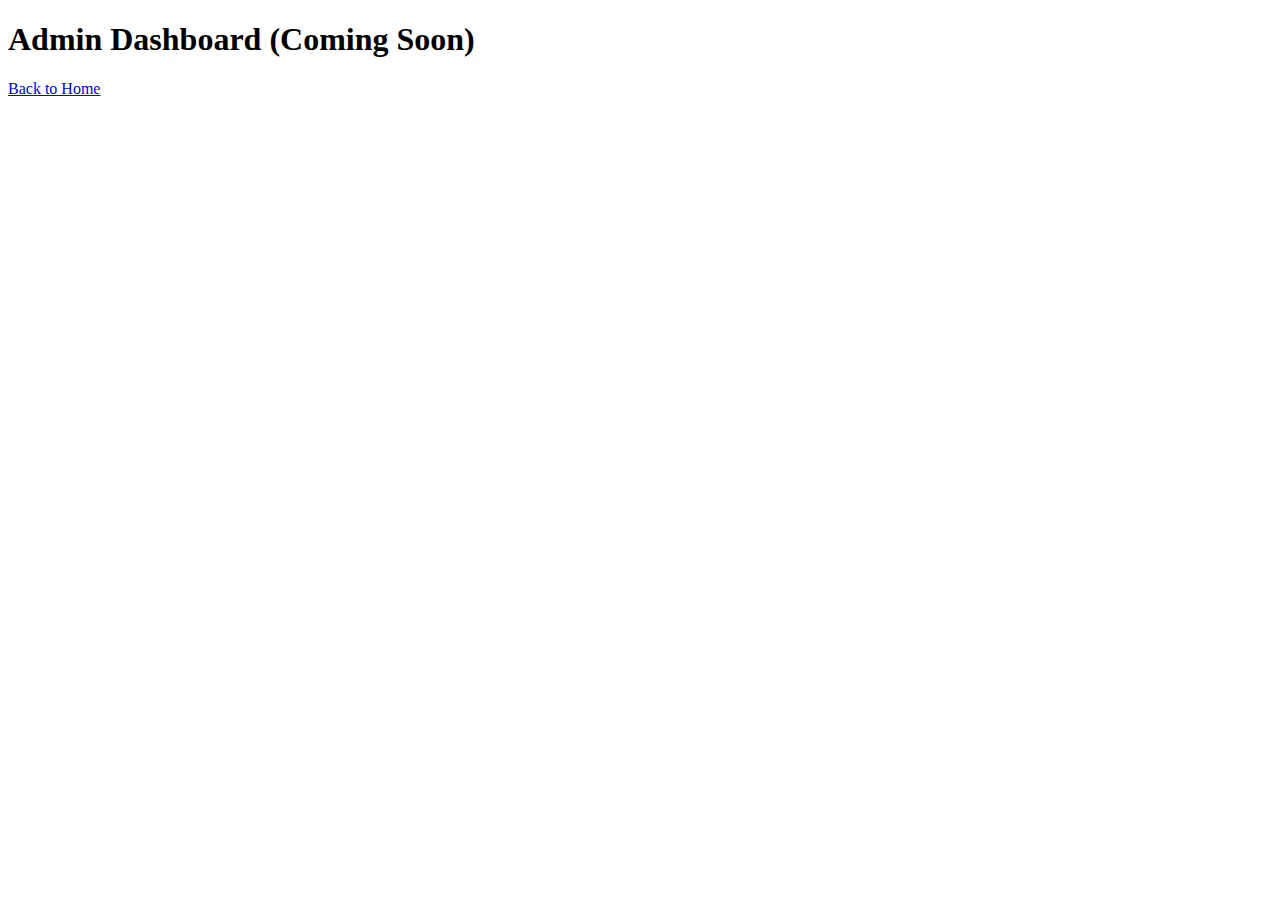
<file: admin/index.html>
<!DOCTYPE html>
<html lang="en">
<head>
  <meta charset="UTF-8" />
  <title>Admin Dashboard - OmniLearn</title>
</head>
<body>
  <h1>Admin Dashboard (Coming Soon)</h1>
  <a href="../index.html">Back to Home</a>
</body>
</html>
</file>
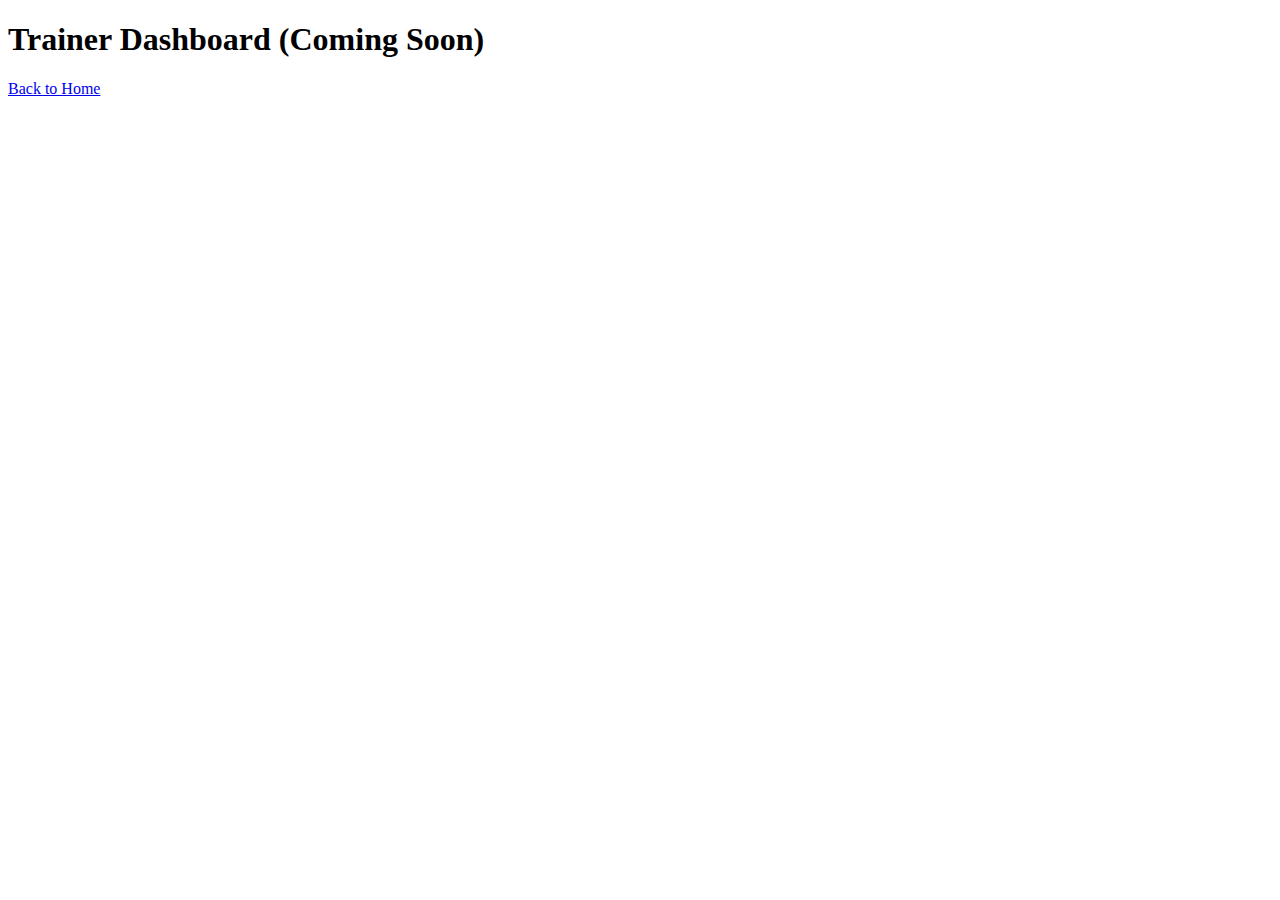
<file: trainer/index.html>
<!DOCTYPE html>
<html lang="en">
<head>
  <meta charset="UTF-8" />
  <title>Trainer Dashboard - OmniLearn</title>
</head>
<body>
  <h1>Trainer Dashboard (Coming Soon)</h1>
  <a href="../index.html">Back to Home</a>
</body>
</html>
</file>
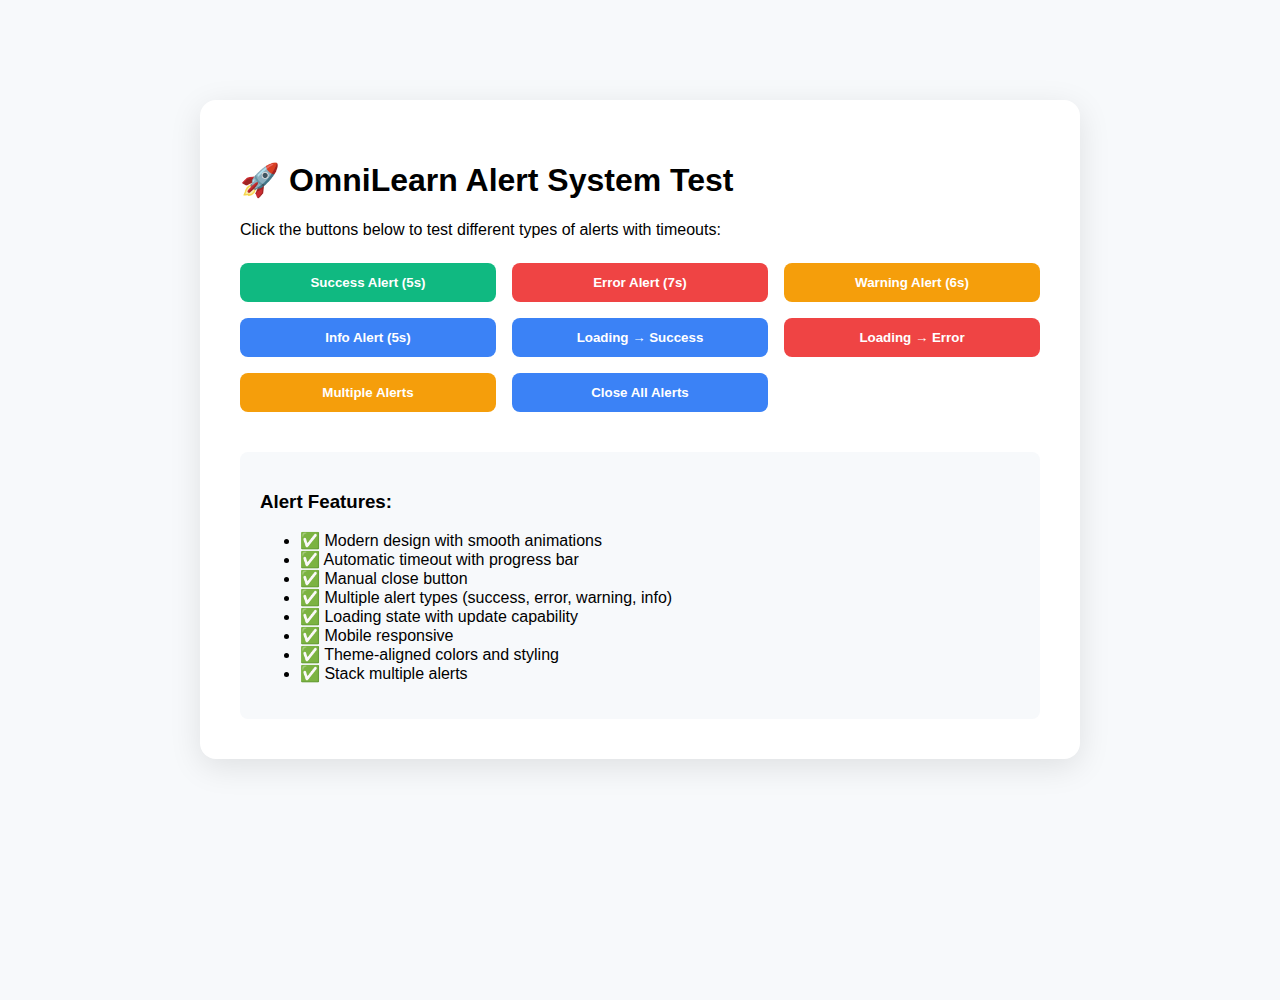
<file: test-alerts.html>
<!DOCTYPE html>
<html lang="en">
<head>
  <meta charset="UTF-8">
  <meta name="viewport" content="width=device-width, initial-scale=1.0">
  <title>Alert System Test - OmniLearn</title>
  <link rel="stylesheet" href="styles.css">
  <style>
    .test-container {
      max-width: 800px;
      margin: 100px auto;
      padding: 40px;
      background: white;
      border-radius: 16px;
      box-shadow: 0 8px 32px rgba(0, 0, 0, 0.1);
    }
    
    .test-buttons {
      display: grid;
      grid-template-columns: repeat(auto-fit, minmax(200px, 1fr));
      gap: 16px;
      margin-top: 24px;
    }
    
    .test-btn {
      padding: 12px 24px;
      border: none;
      border-radius: 8px;
      font-weight: 600;
      cursor: pointer;
      transition: all 0.2s;
    }
    
    .test-btn-success {
      background: #10b981;
      color: white;
    }
    
    .test-btn-error {
      background: #ef4444;
      color: white;
    }
    
    .test-btn-warning {
      background: #f59e0b;
      color: white;
    }
    
    .test-btn-info {
      background: #3b82f6;
      color: white;
    }
    
    .test-btn:hover {
      transform: translateY(-2px);
      box-shadow: 0 4px 12px rgba(0, 0, 0, 0.15);
    }
    
    .test-btn:active {
      transform: translateY(0);
    }
  </style>
</head>
<body>
  <div class="test-container">
    <h1>🚀 OmniLearn Alert System Test</h1>
    <p>Click the buttons below to test different types of alerts with timeouts:</p>
    
    <div class="test-buttons">
      <button class="test-btn test-btn-success" onclick="testSuccess()">
        Success Alert (5s)
      </button>
      
      <button class="test-btn test-btn-error" onclick="testError()">
        Error Alert (7s)
      </button>
      
      <button class="test-btn test-btn-warning" onclick="testWarning()">
        Warning Alert (6s)
      </button>
      
      <button class="test-btn test-btn-info" onclick="testInfo()">
        Info Alert (5s)
      </button>
      
      <button class="test-btn test-btn-info" onclick="testLoading()">
        Loading → Success
      </button>
      
      <button class="test-btn test-btn-error" onclick="testLoadingError()">
        Loading → Error
      </button>
      
      <button class="test-btn test-btn-warning" onclick="testMultiple()">
        Multiple Alerts
      </button>
      
      <button class="test-btn test-btn-info" onclick="testCloseAll()">
        Close All Alerts
      </button>
    </div>
    
    <div style="margin-top: 40px; padding: 20px; background: #f7f9fb; border-radius: 8px;">
      <h3>Alert Features:</h3>
      <ul>
        <li>✅ Modern design with smooth animations</li>
        <li>✅ Automatic timeout with progress bar</li>
        <li>✅ Manual close button</li>
        <li>✅ Multiple alert types (success, error, warning, info)</li>
        <li>✅ Loading state with update capability</li>
        <li>✅ Mobile responsive</li>
        <li>✅ Theme-aligned colors and styling</li>
        <li>✅ Stack multiple alerts</li>
      </ul>
    </div>
  </div>

  <script type="module">
    import { alertService } from './alert-service.js';
    
    // Make alertService available globally for testing
    window.alertService = alertService;
    
    // Test functions
    window.testSuccess = function() {
      alertService.success('Success!', 'This is a success message with a 5-second timeout.');
    };
    
    window.testError = function() {
      alertService.error('Error!', 'This is an error message with a 7-second timeout.');
    };
    
    window.testWarning = function() {
      alertService.warning('Warning!', 'This is a warning message with a 6-second timeout.');
    };
    
    window.testInfo = function() {
      alertService.info('Information', 'This is an info message with a 5-second timeout.');
    };
    
    window.testLoading = function() {
      const loadingId = alertService.loading('Processing...', 'Please wait while we process your request.');
      
      // Simulate async operation
      setTimeout(() => {
        alertService.updateLoading(loadingId, 'success', 'Completed!', 'Your request has been processed successfully.');
      }, 3000);
    };
    
    window.testLoadingError = function() {
      const loadingId = alertService.loading('Processing...', 'Please wait while we process your request.');
      
      // Simulate async operation that fails
      setTimeout(() => {
        alertService.updateLoading(loadingId, 'error', 'Failed!', 'Something went wrong. Please try again.');
      }, 3000);
    };
    
    window.testMultiple = function() {
      alertService.info('First Alert', 'This is the first alert.');
      setTimeout(() => alertService.success('Second Alert', 'This is the second alert.'), 500);
      setTimeout(() => alertService.warning('Third Alert', 'This is the third alert.'), 1000);
      setTimeout(() => alertService.error('Fourth Alert', 'This is the fourth alert.'), 1500);
    };
    
    window.testCloseAll = function() {
      alertService.closeAll();
    };
  </script>
</body>
</html>
</file>
<file: styles.css>
body, html {
  height: 100%;
  margin: 0;
  font-family: 'Montserrat', Arial, sans-serif;
  background: #f7f9fb;
}

.container {
  display: flex;
  height: 100vh;
}

.left-section {
  flex: 1.2;
  position: relative;
  background: url('https://images.unsplash.com/photo-1513258496099-48168024aec0?auto=format&fit=crop&w=900&q=80') center/cover no-repeat;
  color: #fff;
  display: flex;
  flex-direction: column;
  justify-content: center;
  padding: 60px 40px;
  overflow: hidden;
}
.left-section::before {
  content: '';
  position: absolute;
  top: 0; left: 0; right: 0; bottom: 0;
  background: linear-gradient(rgba(76,109,219,0.85), rgba(123,190,145,0.85));
  opacity: 0.85;
  z-index: 0;
}
.left-section > * {
  position: relative;
  z-index: 1;
}
.logo-tagline {
  margin-bottom: 40px;
}
.logo {
  width: 60px;
  height: 60px;
  vertical-align: middle;
  margin-right: 16px;
}
.tagline {
  font-size: 1.2rem;
  color: #ffb343;
  margin-top: 8px;
  margin-bottom: 0;
}
.why-choose h2 {
  margin-top: 0;
  color: #ffb343;
}
.features-list {
  list-style: none;
  padding: 0;
  margin: 20px 0 0 0;
}
.features-list li {
  margin-bottom: 10px;
  font-size: 1.05rem;
  line-height: 1.5;
}

.right-section {
  flex: 1;
  background: #fff;
  display: flex;
  align-items: center;
  justify-content: center;
  box-shadow: -4px 0 24px rgba(76,109,219,0.08);
}
.auth-panel {
  width: 100%;
  max-width: 350px;
  background: #f7f9fb;
  border-radius: 16px;
  box-shadow: 0 4px 24px rgba(76,109,219,0.10);
  padding: 40px 32px;
  text-align: center;
}
.auth-panel h2 {
  color: #4c6ddb;
  margin-bottom: 16px;
}
.role-links {
  margin-top: 24px;
}
.role-links a {
  color: #7ebe91;
  text-decoration: none;
  font-weight: 600;
  margin: 0 8px;
  transition: color 0.2s;
}
.role-links a:hover {
  color: #4c6ddb;
}

@media (max-width: 900px) {
  .container {
    flex-direction: column;
  }
  .left-section, .right-section {
    flex: none;
    width: 100%;
    min-height: 50vh;
    box-shadow: none;
  }
  .left-section {
    padding: 40px 20px;
    border-radius: 0 0 32px 32px;
  }
  .right-section {
    padding: 40px 0;
  }
}

@media (max-width: 600px) {
  .auth-panel {
    padding: 24px 8px;
  }
  .left-section {
    padding: 24px 8px;
  }
  .logo {
    width: 40px;
    height: 40px;
  }
}
</file>
